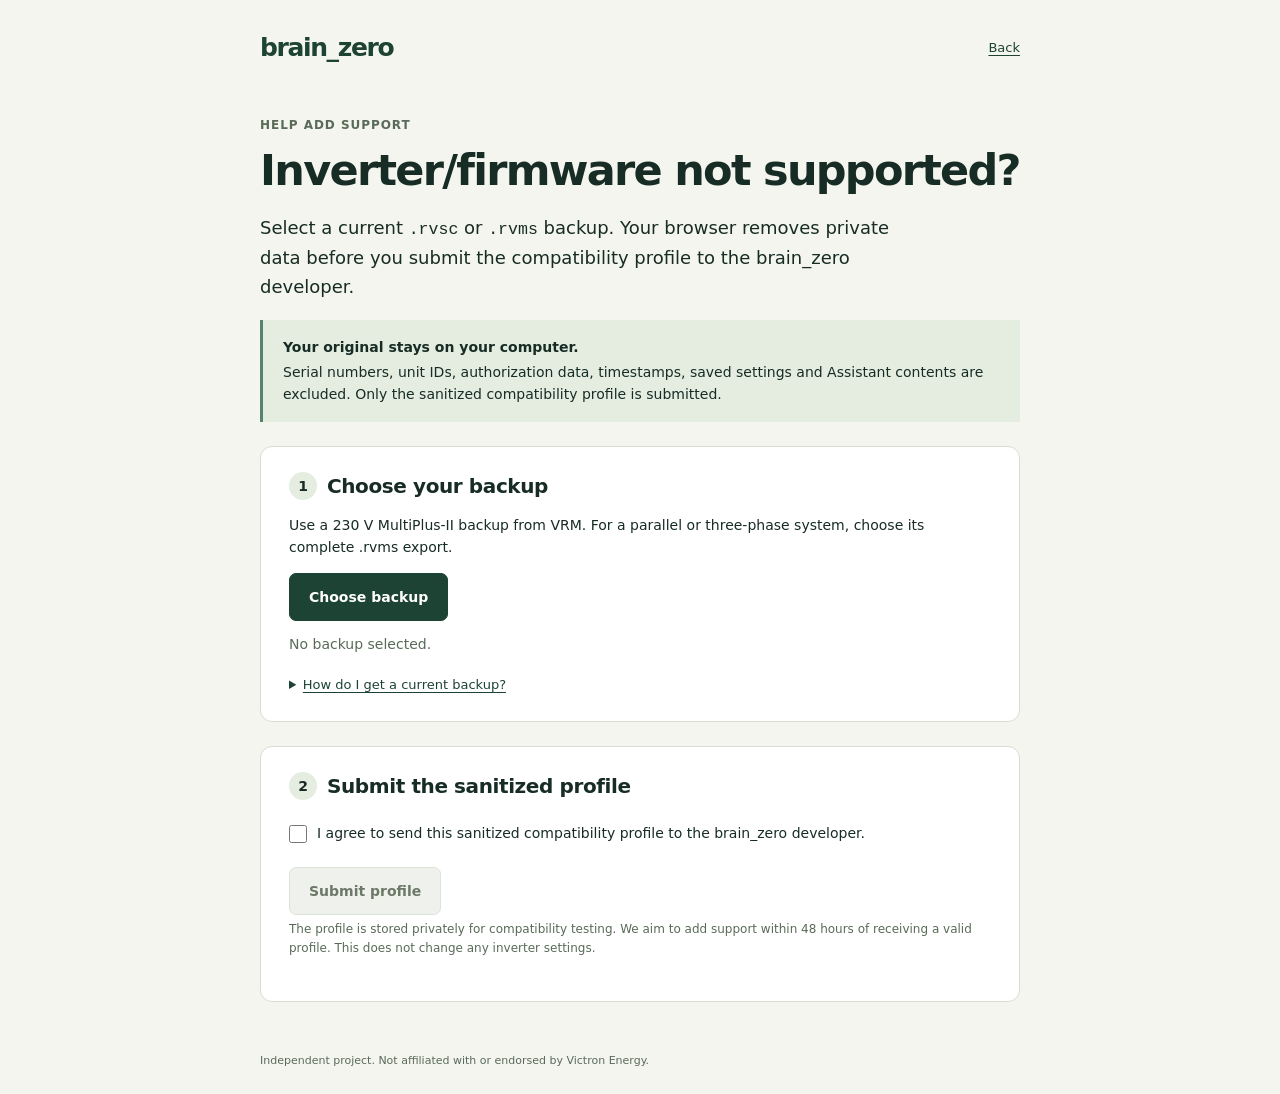
<file: website/public/compatibility/index.html>
<!doctype html>
<html lang="en">
<head>
  <meta charset="utf-8">
  <meta name="viewport" content="width=device-width, initial-scale=1">
  <meta name="referrer" content="no-referrer">
  <meta http-equiv="Content-Security-Policy" content="default-src 'none'; script-src 'self'; style-src 'self'; connect-src 'self'; base-uri 'none'; form-action 'none'; object-src 'none'">
  <title>Submit inverter data · brain_zero</title>
  <link rel="stylesheet" href="styles.css">
  <script type="module" src="submit.js"></script>
</head>
<body>
  <header><a class="brand" href="/">brain_zero</a><a class="back" href="/#compatibility">Back</a></header>
  <main>
    <p class="eyebrow">Help add support</p>
    <h1>Inverter/firmware not supported?</h1>
    <p class="intro">Select a current <code>.rvsc</code> or <code>.rvms</code> backup. Your browser removes private data before you submit the compatibility profile to the brain_zero developer.</p>
    <div class="privacy"><strong>Your original stays on your computer.</strong> Serial numbers, unit IDs, authorization data, timestamps, saved settings and Assistant contents are excluded. Only the sanitized compatibility profile is submitted.</div>
    <section aria-labelledby="backup-title">
      <div class="step-title"><span class="step" aria-hidden="true">1</span><h2 id="backup-title">Choose your backup</h2></div>
      <p>Use a 230 V MultiPlus-II backup from VRM. For a parallel or three-phase system, choose its complete .rvms export.</p>
      <input id="backup" type="file" accept=".rvsc,.rvms" hidden>
      <button id="choose" type="button">Choose backup</button>
      <p id="file-status" class="status" role="status" aria-live="polite">No backup selected.</p>
      <dl id="profile-summary" hidden>
        <div><dt><label for="model">Inverter model</label></dt><dd><select id="model"></select></dd></div>
        <div><dt><label for="system-layout">System layout</label></dt><dd><select id="system-layout">
          <option value="single">Single inverter</option><option value="parallel">Parallel (single phase)</option>
          <option value="three_phase">Three-phase</option><option value="three_phase_parallel">Three-phase with parallel units</option>
        </select></dd></div><div><dt>Units in backup</dt><dd id="unit-count"></dd></div>
        <div><dt>Battery voltage</dt><dd id="voltage"></dd></div>
        <div><dt>VE.Bus firmware</dt><dd id="firmware"></dd></div>
      </dl>
      <details><summary>How do I get a current backup?</summary><p>In VRM, open your installation → <strong>Device list → Remote VEConfigure → Download</strong>. Wait for the live settings read and save the original backup. Download it again after a firmware or settings change. A local <code>.vsc</code> save is a different format; renaming it does not convert it.</p></details>
    </section>
    <section aria-labelledby="submit-title">
      <div class="step-title"><span class="step" aria-hidden="true">2</span><h2 id="submit-title">Submit the sanitized profile</h2></div>
      <label class="consent"><input id="consent" type="checkbox"><span>I agree to send this sanitized compatibility profile to the brain_zero developer.</span></label>
      <button id="submit" type="button" disabled>Submit profile</button>
      <div id="submit-status" class="status" role="status" aria-live="polite"></div>
      <p class="help">The profile is stored privately for compatibility testing. We aim to add support within 48 hours of receiving a valid profile. This does not change any inverter settings.</p>
    </section>
    <noscript><p class="privacy">Enable JavaScript to sanitize your backup locally. The original file is never submitted.</p></noscript>
  </main>
  <footer>Independent project. Not affiliated with or endorsed by Victron Energy.</footer>
</body>
</html>
</file>
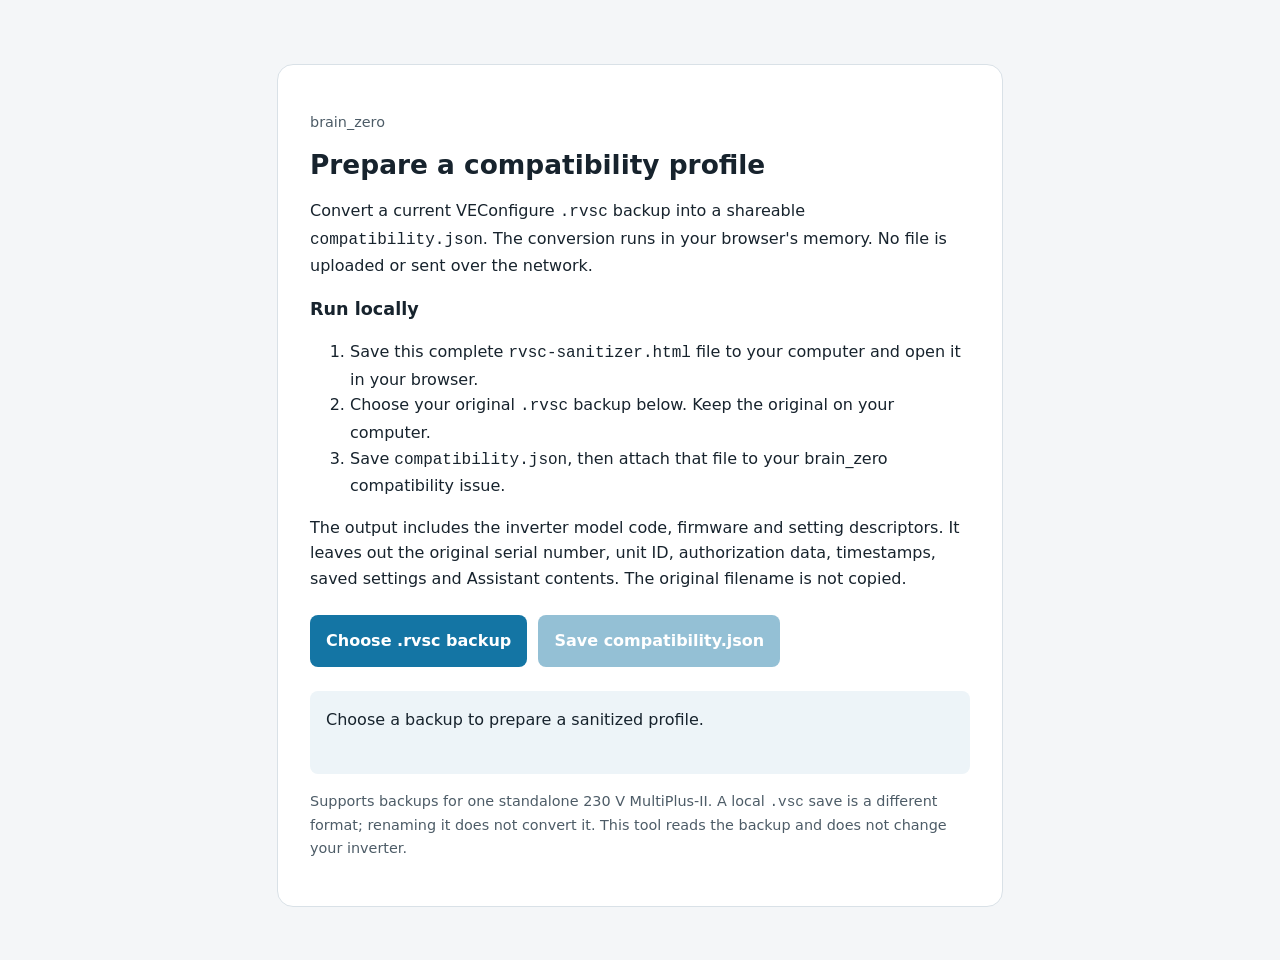
<file: tools/rvsc-sanitizer.html>
<!doctype html>
<html lang="en">
<head>
  <meta charset="utf-8">
  <meta name="viewport" content="width=device-width, initial-scale=1">
  <meta http-equiv="Content-Security-Policy" content="default-src 'none'; script-src 'sha256-NbRqugINI24cmV4G0I0s8n6VYVU4v3Kq0AgbKENU6uk='; style-src 'unsafe-inline'; connect-src 'none'; form-action 'none'; base-uri 'none'; object-src 'none'">
  <meta name="referrer" content="no-referrer">
  <title>brain_zero — prepare a compatibility profile</title>
  <style>
    :root { color-scheme: light dark; font: 16px/1.6 system-ui, sans-serif; }
    body { margin: 0; background: #f4f6f8; color: #17232d; }
    main { max-width: 660px; margin: 4rem auto; padding: 2rem; background: white; border: 1px solid #d9e1e7; border-radius: 16px; }
    h1 { font-size: 1.65rem; line-height: 1.2; margin-top: 0; }
    h2 { font-size: 1.1rem; }
    button { border: 0; border-radius: 8px; padding: .8rem 1rem; font: inherit; font-weight: 600; cursor: pointer; background: #1475a4; color: white; }
    button:disabled { opacity: .45; cursor: default; }
    button:focus-visible { outline: 3px solid #1d94cc; outline-offset: 3px; }
    .actions { display: flex; flex-wrap: wrap; gap: .7rem; margin: 1.5rem 0; }
    #status { min-height: 3.2rem; padding: 1rem; border-radius: 8px; background: #edf4f8; }
    .small { color: #4d5c67; font-size: .9rem; }
    code { overflow-wrap: anywhere; }
    @media (prefers-color-scheme: dark) {
      body { background: #131b22; color: #e7eef3; }
      main { background: #1b2731; border-color: #364650; }
      #status { background: #243743; }
      .small { color: #bccbd5; }
    }
    @media (max-width: 720px) { main { margin: 1rem; padding: 1.4rem; } }
  </style>
</head>
<body>
<main>
  <p class="small">brain_zero</p>
  <h1>Prepare a compatibility profile</h1>
  <p>Convert a current VEConfigure <code>.rvsc</code> backup into a shareable <code>compatibility.json</code>. The conversion runs in your browser's memory. No file is uploaded or sent over the network.</p>
  <h2>Run locally</h2>
  <ol>
    <li>Save this complete <code>rvsc-sanitizer.html</code> file to your computer and open it in your browser.</li>
    <li>Choose your original <code>.rvsc</code> backup below. Keep the original on your computer.</li>
    <li>Save <code>compatibility.json</code>, then attach that file to your brain_zero compatibility issue.</li>
  </ol>
  <p>The output includes the inverter model code, firmware and setting descriptors. It leaves out the original serial number, unit ID, authorization data, timestamps, saved settings and Assistant contents. The original filename is not copied.</p>
  <input id="backup" type="file" accept=".rvsc" hidden>
  <div class="actions">
    <button id="choose" type="button">Choose .rvsc backup</button>
    <button id="save" type="button" disabled>Save compatibility.json</button>
  </div>
  <p id="status" role="status" aria-live="polite">Choose a backup to prepare a sanitized profile.</p>
  <p class="small">Supports backups for one standalone 230 V MultiPlus-II. A local <code>.vsc</code> save is a different format; renaming it does not convert it. This tool reads the backup and does not change your inverter.</p>
  <noscript><p>Enable JavaScript to convert the backup locally. No server connection is required.</p></noscript>
</main>
<script type="module" id="sanitizer-script">
// This file is deliberately self-contained. Keep all original backup data local.
const MAX_BACKUP_BYTES = 128 * 1024;
const SETTING_COUNT = 192;
const SETTING_FIELDS = ["scale", "offset", "default", "minimum", "maximum", "access"];
const VOLTAGES = new Map([
  [12, new Set([2604, 2605, 2630])],
  [24, new Set([2611, 2615, 2696, 2697])],
  [48, new Set([2601, 2602, 2619, 2621, 2623, 2625, 2626, 2627, 2628, 2629, 2636, 2637, 2682, 2683, 2684, 2698, 2699])],
]);
const ascii = text => new TextEncoder().encode(text);
const equal = (left, right) => left.length === right.length && left.every((value, index) => value === right[index]);
const hex = bytes => Array.from(bytes, value => value.toString(16).padStart(2, "0")).join("");
function concat(...parts) {
  const result = new Uint8Array(parts.reduce((sum, part) => sum + part.length, 0));
  let at = 0;
  for (const part of parts) { result.set(part, at); at += part.length; }
  return result;
}

class Reader {
  constructor(bytes) { this.bytes = bytes; this.offset = 0; }
  get remaining() { return this.bytes.length - this.offset; }
  take(length) {
    if (!Number.isInteger(length) || length < 0 || length > this.remaining) {
      throw new Error("Invalid or truncated VEConfigure data.");
    }
    const start = this.offset;
    this.offset += length;
    return this.bytes.subarray(start, this.offset);
  }
  number(length) {
    const value = this.take(length);
    let result = 0;
    for (let index = value.length - 1; index >= 0; index--) { result = result * 256 + value[index]; }
    return result;
  }
  blob(expected) {
    const length = this.number(2);
    if (expected !== undefined && length !== expected) { throw new Error("Unexpected VEConfigure field length."); }
    return this.take(length);
  }
  section(name) {
    const start = this.offset;
    if (!equal(this.blob(), ascii(name))) { throw new Error("Unexpected VEConfigure section layout."); }
    const end = this.number(4);
    const body = this.take(end - this.offset - 4);
    const checked = this.bytes.subarray(start, end - 4);
    let checksum = 0;
    for (let at = 0; at < checked.length; at += 4) {
      const word = (checked[at] || 0) + (checked[at + 1] || 0) * 256 +
        (checked[at + 2] || 0) * 65536 + (checked[at + 3] || 0) * 16777216;
      checksum = (checksum + word) >>> 0;
    }
    if (this.number(4) !== checksum) { throw new Error("VEConfigure section checksum mismatch."); }
    return new Reader(body);
  }
}

function chargerRangeIsValid(row, voltage) {
  const [scale, offset] = row;
  let minimum = row[3], maximum = row[4];
  if (minimum > maximum) {
    if (minimum >= 32768) { minimum -= 65536; }
    if (maximum >= 32768) { maximum -= 65536; }
  }
  let lower = minimum, upper = maximum, denominator = 1;
  if (scale < 0) { lower += offset; upper += offset; denominator = -scale; }
  else if (scale > 0) { lower = (lower + offset) * scale; upper = (upper + offset) * scale; }
  // Integer comparisons preserve Python Fraction semantics without rounding.
  return lower === voltage * denominator && upper > lower && upper * 3 <= voltage * 4 * denominator;
}

export async function sanitizeRvsc(input) {
  const result = await sanitizeBackup(input);
  if (result.unitsPerPhase.reduce((a, b) => a + b) !== 1) {
    throw new Error("Use the website to submit a multi-unit backup with its system layout.");
  }
  return result.bundle;
}

export async function sanitizeBackup(input) {
  if (!(input instanceof Uint8Array)) { throw new Error("Choose a VEConfigure .rvsc backup."); }
  if (input.length > MAX_BACKUP_BYTES) { throw new Error("VEConfigure backup exceeds the 128 KiB size limit."); }
  const file = new Reader(input);
  const magic = ascii("VEConfig setting section file");
  if (!equal(file.blob(magic.length), magic)) { throw new Error("Expected a VEConfigure settings backup (.rvsc)."); }
  const producer = file.section("Mk2vscInfo");
  const schema = file.section("BareSettingInfo");
  const units = [];
  do {
    if (units.length === 18) throw new Error("Too many unit sections.");
    units.push(file.section("BareSettingData"));
  } while (file.remaining);
  if (producer.number(4) !== 1 || !producer.blob().length || producer.remaining) {
    throw new Error("Unsupported VEConfigure producer layout.");
  }
  const schemaVersion = schema.number(4), firmware = schema.number(4), model = schema.number(1);
  const records = schema.blob(SETTING_COUNT * 10);
  const flagAccess = schema.blob(80), access = schema.blob(SETTING_COUNT), grid = schema.blob();
  if (schema.remaining || !grid.length) { throw new Error("Expected complete grid capability descriptors."); }
  const recordView = new DataView(records.buffer, records.byteOffset, records.byteLength);
  const settings = Array.from({length: SETTING_COUNT}, (_, index) => {
    const at = index * 10;
    return [recordView.getInt16(at, true), recordView.getInt16(at + 2, true),
      recordView.getUint16(at + 4, true), recordView.getUint16(at + 6, true),
      recordView.getUint16(at + 8, true), access[index]];
  });
  const nominalVoltage = [...VOLTAGES].find(([, prefixes]) => prefixes.has(Math.floor(firmware / 1000)))?.[0];
  if (nominalVoltage === undefined) { throw new Error("Expected a recognized 230 V MultiPlus-II firmware."); }
  if (!settings.slice(2, 4).every(row => chargerRangeIsValid(row, nominalVoltage))) {
    throw new Error("Charger descriptors disagree with the inverter battery voltage.");
  }
  function readUnit(unit) {
    const unitVersion = unit.number(4);
    if (!((schemaVersion === 3 && unitVersion === 2) || (schemaVersion === 4 && unitVersion === 3))) {
      throw new Error("Unsupported VEConfigure schema/unit layout.");
    }
    unit.take(4); // Never include the unique unit ID.
    const unitFirmware = unit.number(4);
    if (unit.take(unitVersion === 2 ? 1 : 3)[0] !== (unitVersion === 2 ? 1 : 255)) {
      throw new Error("Unexpected VEConfigure unit header.");
    }
    const version = concat(unit.take(4), unit.blob(6));
    const unitInfo = unit.take(10);
    if (unitInfo[0] !== model) throw new Error("Unit model differs from the shared descriptors.");
    const versionView = new DataView(version.buffer, version.byteOffset, version.byteLength);
    if (firmware !== versionView.getUint32(0, true)) { throw new Error("The settings schema and firmware reply disagree."); }
    const serialLength = unit.blob().length; // Consume without decoding, displaying or retaining it.
    if (serialLength < 1 || serialLength > 15) { throw new Error("Unexpected VEConfigure serial field length."); }
    const credentialCount = unit.number(2);
    if (credentialCount > 7) { throw new Error("Unexpected VEConfigure credential count."); }
    for (let index = 0; index < credentialCount; index++) { unit.blob(8); }
    unit.take(16); // Timestamps stay local.
    unit.blob(SETTING_COUNT * 2); // Saved settings stay local.
    let assistantBytes = 0;
    while (unit.remaining) {
      const literalLength = unit.blob().length;
      const marker = unit.number(1), fillLength = unit.number(2);
      if (marker !== 255 && fillLength) { throw new Error("Invalid VEConfigure Assistant fill marker."); }
      assistantBytes += literalLength + fillLength;
      if (assistantBytes > 65536) { throw new Error("Invalid VEConfigure Assistant area size."); }
    }
    if (!assistantBytes || assistantBytes % 64) { throw new Error("Invalid VEConfigure Assistant area size."); }
    return {unitVersion, unitFirmware, version, unitInfo, assistantBytes};
  }
  const parsed = units.map(readUnit);
  const {unitVersion, unitFirmware, version, assistantBytes} = parsed[0];
  const unitsPerPhase = [0, 0, 0], addresses = new Set();
  for (const member of parsed) {
    const info = member.unitInfo, phase = info[7] / 4;
    if (![0, 1, 2].includes(phase) || addresses.has(info[9]) ||
        member.unitVersion !== unitVersion || member.unitFirmware !== unitFirmware ||
        !equal(member.version, version) || member.assistantBytes !== assistantBytes) {
      throw new Error("Unsupported or inconsistent unit sections.");
    }
    addresses.add(info[9]);
    unitsPerPhase[phase]++;
  }
  const [l1, l2, l3] = unitsPerPhase;
  if (!l1 || l1 > 6 || ((l2 || l3) && (l2 !== l1 || l3 !== l1))) {
    throw new Error("Unsupported phase arrangement.");
  }
  const first = parsed[0].unitInfo;
  if (parsed.length === 1 && (!equal(first.subarray(1, 8), new Uint8Array([1, 1, 1, 0, 0, 0, 0])) ||
      (first[8] & 15) || first[9])) throw new Error("Incomplete standalone backup.");
  if (parsed.length > 1) {
    if (!addresses.has(0)) throw new Error("Missing system master.");
    const mask = [...addresses].reduce((bits, addr) => bits | (1 << addr), 0) >>> 0;
    for (const {unitInfo: info} of parsed) {
      const members = new DataView(info.buffer, info.byteOffset).getUint32(3, true);
      if (info[9] > 31 || members !== mask || (info[8] & 15) !== (l2 ? 8 + info[7] / 4 : 0)) {
        throw new Error("Incomplete or inconsistent multi-unit backup.");
      }
    }
  }
  // The offline worker uses one synthetic unit to inspect shared descriptors.
  // The installation layout is carried separately, never as commissioning data.
  const unitInfo = parsed.length === 1 ? first : Uint8Array.of(model, 1, 1, 1, 0, 0, 0, 0,
    parsed.find(member => member.unitInfo[9] === 0).unitInfo[8] & 240, 0);
  const layout = new Uint8Array(17), layoutView = new DataView(layout.buffer);
  layout[0] = model;
  layoutView.setUint32(1, unitFirmware, true); layoutView.setUint32(5, firmware, true);
  layout[9] = schemaVersion; layout[10] = unitVersion;
  layoutView.setUint16(11, grid.length, true); layoutView.setUint32(13, assistantBytes, true);
  const descriptors = new Uint8Array(SETTING_COUNT * 11), descriptorView = new DataView(descriptors.buffer);
  settings.forEach((row, index) => {
    const at = index * 11;
    descriptorView.setInt16(at, row[0], true); descriptorView.setInt16(at + 2, row[1], true);
    descriptorView.setUint16(at + 4, row[2], true); descriptorView.setUint16(at + 6, row[3], true);
    descriptorView.setUint16(at + 8, row[4], true); descriptors[at + 10] = row[5];
  });
  if (!globalThis.crypto?.subtle) { throw new Error("This browser cannot create the profile checksum. Open this saved file in a current browser."); }
  const fingerprint = new Uint8Array(await crypto.subtle.digest("SHA-256", concat(layout, version, unitInfo, flagAccess, descriptors)));
  // Exact public field allowlist: never spread original metadata into the result.
  const bundle = {profile: {
    format: 1, model, unit_firmware: unitFirmware, schema_firmware: firmware,
    descriptor_firmware: version[0] + version[1] * 256 + version[2] * 65536 + version[7] * 16777216,
    nominal_voltage: nominalVoltage, descriptor_sha256: hex(fingerprint), version_reply: hex(version),
    unit_info: hex(unitInfo), schema_version: schemaVersion, unit_version: unitVersion,
    grid_bytes: grid.length, assistant_bytes: assistantBytes, flag_access: hex(flagAccess),
    setting_fields: [...SETTING_FIELDS], settings,
  }, grid: hex(grid)};
  return {bundle, unitsPerPhase};
}

if (typeof document !== "undefined") {
  const input = document.getElementById("backup"), choose = document.getElementById("choose");
  const save = document.getElementById("save"), status = document.getElementById("status");
  let sanitizedJson = null;
  choose.addEventListener("click", () => input.click());
  input.addEventListener("change", async () => {
    sanitizedJson = null; save.disabled = true;
    const file = input.files?.[0];
    if (!file) { return; }
    choose.disabled = true; status.textContent = "Preparing the profile locally…";
    try {
      if (file.size > MAX_BACKUP_BYTES) { throw new Error("The backup exceeds the 128 KiB size limit."); }
      const profile = await sanitizeRvsc(new Uint8Array(await file.arrayBuffer()));
      sanitizedJson = JSON.stringify(profile, null, 2) + "\n";
      status.textContent = `Ready: ${profile.profile.nominal_voltage} V MultiPlus-II, firmware ${profile.profile.schema_firmware}. Save compatibility.json and attach only that file to your issue.`;
      save.disabled = false;
    } catch {
      // A generic message cannot echo an original filename or private backup content.
      status.textContent = "This backup could not be converted. Use a complete, current .rvsc backup for one standalone 230 V MultiPlus-II (maximum 128 KiB). No file was uploaded.";
    } finally { input.value = ""; choose.disabled = false; }
  });
  save.addEventListener("click", () => {
    if (sanitizedJson === null) { return; }
    const url = URL.createObjectURL(new Blob([sanitizedJson], {type: "application/json"}));
    const anchor = document.createElement("a");
    anchor.href = url; anchor.download = "compatibility.json";
    document.body.append(anchor); anchor.click(); anchor.remove();
    setTimeout(() => URL.revokeObjectURL(url), 1000);
  });
}
</script>
</body>
</html>
</file>
<file: website/public/compatibility/styles.css>
:root { color-scheme: light; --paper: #f4f5ee; --ink: #172c25; --green: #1d4334; --muted: #596b58; --line: #d6ddd2; }
* { box-sizing: border-box; }
body { margin: 0; background: var(--paper); color: var(--ink); font: 16px/1.6 system-ui, sans-serif; }
header, main, footer { width: min(760px, calc(100% - 40px)); margin-inline: auto; }
header { display: flex; align-items: center; justify-content: space-between; gap: 20px; padding-block: 28px; }
a { color: var(--green); text-underline-offset: 3px; }
.brand { font-size: 25px; font-weight: 750; letter-spacing: -.055em; text-decoration: none; }
.back { font-size: 13px; }
main { margin-block: 20px 50px; }
.eyebrow { color: var(--muted); font-size: 12px; font-weight: 650; letter-spacing: .08em; text-transform: uppercase; }
h1 { margin: 0 0 20px; font-size: clamp(30px, 6vw, 43px); line-height: 1.1; letter-spacing: -.04em; font-weight: 650; }
.intro { max-width: 670px; font-size: 18px; }
.privacy { background: #e5ede1; border-left: 3px solid #56836a; padding: 16px 20px; font-size: 14px; }
.privacy strong { display: block; margin-bottom: 3px; }
section { margin-top: 24px; padding: 25px 28px; border: 1px solid var(--line); border-radius: 12px; background: #fff; }
.step-title { display: flex; align-items: center; gap: 10px; }
.step { width: 28px; height: 28px; display: grid; place-items: center; border-radius: 50%; background: #e5ede1; font-size: 14px; font-weight: 700; }
h2 { margin: 0; font-size: 20px; line-height: 1.3; letter-spacing: -.02em; }
section > p { font-size: 14px; }
button, input { font: inherit; }
button { display: inline-block; padding: 12px 19px; border: 1px solid var(--green); border-radius: 7px; background: var(--green); color: white; font-size: 14px; font-weight: 650; cursor: pointer; touch-action: manipulation; }
button:disabled { background: #eef1ec; border-color: #dde3d9; color: #6c7868; cursor: default; }
button:focus-visible, input:focus-visible, a:focus-visible, summary:focus-visible { outline: 3px solid #77a382; outline-offset: 4px; }
.help { margin: 5px 0 18px; color: var(--muted); font-size: 12px; }
.consent { display: flex; align-items: flex-start; gap: 10px; margin: 22px 0; font-size: 14px; cursor: pointer; }
.consent input { width: 18px; height: 18px; margin: 3px 0 0; flex: 0 0 auto; accent-color: var(--green); }
.status { margin: 12px 0; color: var(--muted); font-size: 14px; overflow-wrap: anywhere; }
#submit-status:empty { margin: 0; }
#submit-status.success { margin-block: 16px; padding: 14px 16px; border-radius: 6px; background: #e5ede1; color: var(--green); }
.error { color: #90362c; }
dl { display: flex; flex-wrap: wrap; gap: 10px 30px; margin: 18px 0; padding: 14px 16px; border-radius: 6px; background: #f4f5ee; }
dl[hidden] { display: none; }
dt { color: var(--muted); font-size: 11px; }
dd { margin: 0; font-size: 15px; font-weight: 650; }
details { margin-top: 20px; font-size: 13px; }
summary { cursor: pointer; color: var(--green); text-decoration: underline; text-underline-offset: 3px; }
details p { margin-bottom: 0; }
code { font-size: .92em; }
footer { margin-bottom: 25px; color: var(--muted); font-size: 11px; }
@media (max-width: 540px) { header, main, footer { width: calc(100% - 28px); } header { padding-block: 20px; } main { margin-top: 12px; } section { padding: 20px 18px; } .intro { font-size: 16px; } .back { font-size: 11px; } .privacy { padding: 13px 16px; } }

select { max-width: 100%; width: 100%; font: inherit; padding: .45rem; }
</file>
